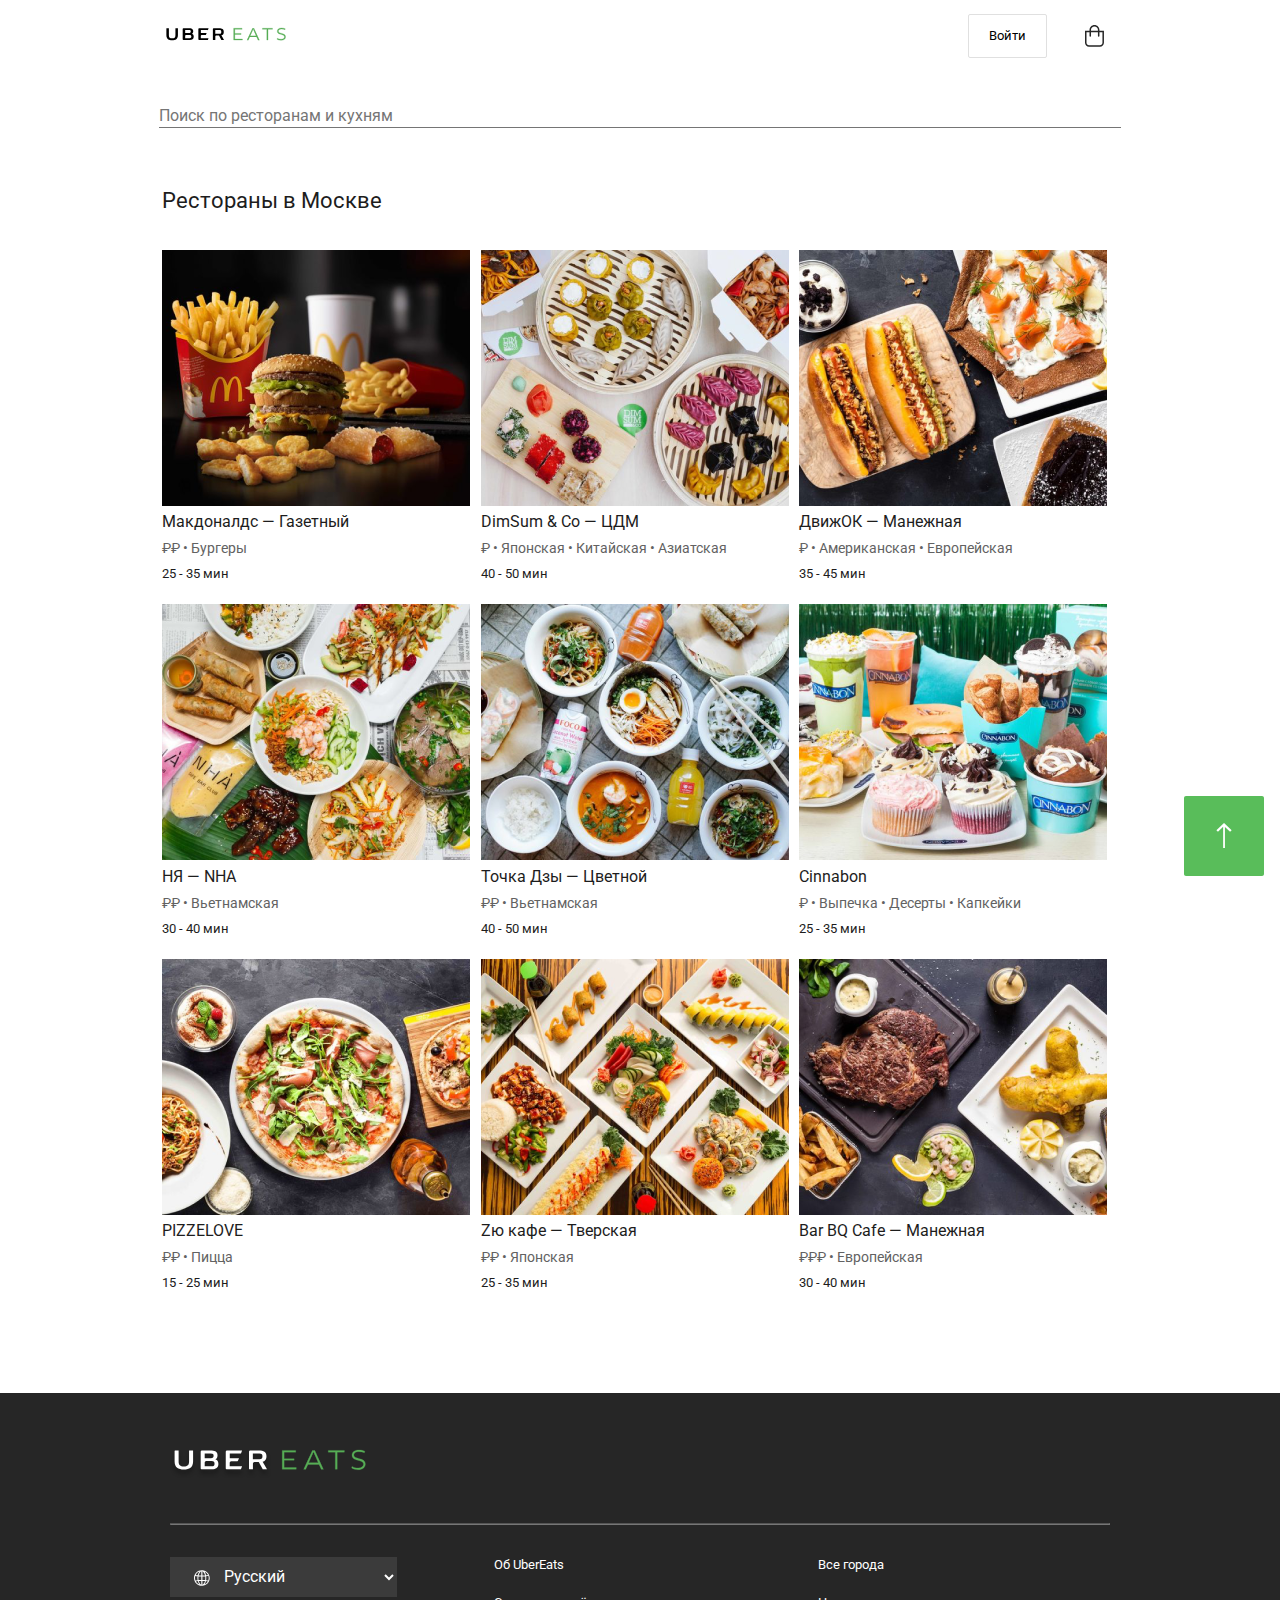
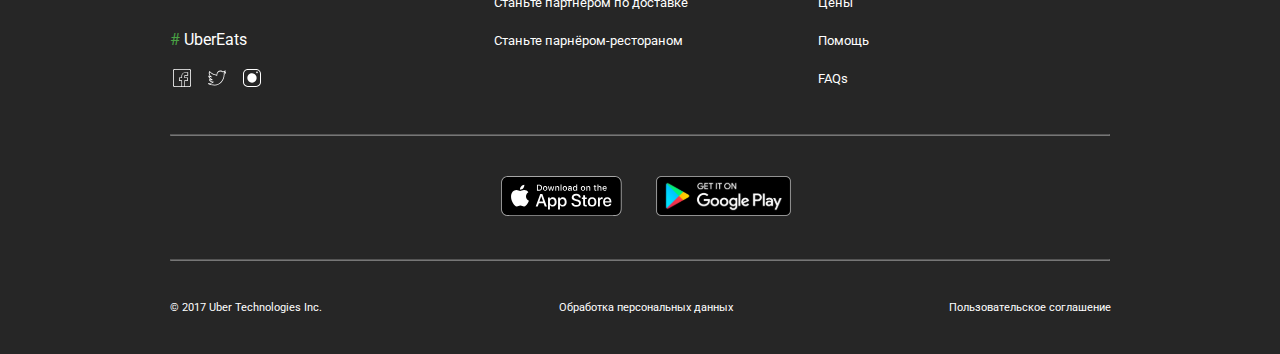
<file: uber/index.html>
<!DOCTYPE html>
<html lang="en">
<head>
    <meta charset="UTF-8">
    <meta http-equiv="X-UA-Compatible" content="IE=edge">
    <meta name="viewport" content="width=device-width, initial-scale=1.0, minimum-scale=1.0, maximum-scale=1.0">
    <link rel="stylesheet" href="css\style2.css">
    <link rel="stylesheet" href="normalize.css">

    <link rel="stylesheet" href="css\flexboxgrid.css">
    <link href="https://fonts.googleapis.com/css2?family=Roboto:wght@100;300;400;500&display=swap"
     rel="stylesheet">
    <title>Uber Eats</title>

</head>
<body>
    <header>
        <div class="container">
            <div class="row between-xs midle-xs">
                <div class="mainlogo col-xs-4 col-md-2 col-lg-2 start-xs start-md start-lg">
                    <a href="#"> 
                        <img src="images\logo.svg" alt="ubereatslogo"> 
                    </a>
                </div>

                <div class="nav_button end-xs col-xs-4 col-md-3 col-lg-2">
                    <button type="button">Войти</button>
                    <img class="basket" src="images\basket.svg" alt="basket">
                </div>
            </div>
        </div>
    </header>

    <main>
        <div class="search_box">
           
        <form class= "search_txt">
            <input type="text" class="area-search" placeholder="Поиск по ресторанам и кухням">
        </form>
        
         </div>
         
         <section class="restaurants">
            <h2 class="h__restinmsc center-xs center-sm start-md start-lg">Рестораны в Москве</h2>
                    <div class="row">
                        <div class="card col-xs-12 col-sm-6 col-md-4 col-lg-4">
                                <div class="img__cover">
                                    <img class="img__card" src="images\mac.png" alt="Macdonald">
                                </div>
                            <a href="rest.html" class="a__rest">
                                <div class="name__rest">Макдоналдс — Газетный</div>
                                <div class="description__rest">₽₽ • Бургеры</div>
                                <div class="time__rest">25 - 35 мин</div>
                            </a>
                            
                        </div>
                        <div class="card col-xs-12 col-sm-6 col-md-4 col-lg-4">
                            <div class="img__cover">
                                <img class="img__card" src="images\dim.png" alt="Dimsum">
                            </div>
                            <a href="rest.html" class="a__rest">
                                <div class="name__rest">DimSum & Co — ЦДМ</div>
                                <div class="description__rest">₽ • Японская • Китайская • Азиатская</div>
                                <div class="time__rest">40 - 50 мин</div>
                            </a>
                        </div>
                        <div class="card col-xs-12 col-sm-6 col-md-4 col-lg-4">
                            <div class="img__cover">
                                <img class="img__card" src="images\dvizh.png" alt="Dvizh">
                            </div>
                            <a href="rest.html" class="a__rest">
                                <div class="name__rest">ДвижОК — Манежная</div>
                                <div class="description__rest">₽ • Американская • Европейская</div>
                                <div class="time__rest">35 - 45 мин</div>
                            </a>
                        </div>
                        <div class="card col-xs-12 col-sm-6 col-md-4 col-lg-4">
                            <div class="img__cover">
                                <img class="img__card" src="images\ny.png" alt="Ny">
                            </div>
                            <a href="rest.html" class="a__rest">
                                <div class="name__rest">НЯ — NHA</div>
                                <div class="description__rest">₽₽ • Вьетнамская</div>
                                <div class="time__rest">30 - 40 мин</div>
                            </a>
                        </div>
                        <div class="card col-xs-12 col-sm-6 col-md-4 col-lg-4">
                            <div class="img__cover">
                                <img class="img__card" src="images\tochka.png" alt="Tochka">
                            </div>
                            <a href="rest.html" class="a__rest">
                                <div class="name__rest">Точка Дзы — Цветной</div>
                                <div class="description__rest">₽₽ • Вьетнамская</div>
                                <div class="time__rest">40 - 50 мин</div>
                            </a>
                        </div>
                        <div class="card col-xs-12 col-sm-6 col-md-4 col-lg-4">
                            <div class="img__cover">
                                <img class="img__card" src="images\cin.png" alt="Cinnabon">
                            </div>
                            <a href="rest.html" class="a__rest">
                                <div class="name__rest">Cinnabon</div>
                                <div class="description__rest">₽ • Выпечка • Десерты • Капкейки</div>
                                <div class="time__rest">25 - 35 мин</div>
                            </a>
                        </div>
                        <div class="card col-xs-12 col-sm-6 col-md-4 col-lg-4">
                            <div class="img__cover">
                                <img class="img__card" src="images\pizza.png" alt="Pizzalove">
                            </div>
                            <a href="rest.html" class="a__rest">
                                <div class="name__rest">PIZZELOVE</div>
                                <div class="description__rest">₽₽ • Пицца</div>
                                <div class="time__rest">15 - 25 мин</div>
                            </a>
                        </div>
                        <div class="card col-xs-12 col-sm-6 col-md-4 col-lg-4">
                            <div class="img__cover">
                                <img class="img__card" src="images\zu.png" alt="Zucafe">
                            </div>
                            <a href="rest.html" class="a__rest">
                                <div class="name__rest">Zю кафе — Тверская</div>
                                <div class="description__rest">₽₽ • Японская</div>
                                <div class="time__rest">25 - 35 мин</div>
                            </a>
                        </div>
                        <div class="card col-xs-12 col-sm-6 col-md-4 col-lg-4">
                            <div class="img__cover">
                                <img class="img__card" src="images\bar.png" alt="Bar">
                            </div>
                            <a href="rest.html" class="a__rest">
                                <div class="name__rest">Bar BQ Cafe — Манежная</div>
                                <div class="description__rest">₽₽₽ • Европейская</div>
                                <div class="time__rest">30 - 40 мин</div>
                            </a>
                        </div>
                    </div>
                                            
                     
                </div>
         </section>
    </main>

    <footer>
        <div class="container">
            <div class="footerlogo start-xs col-xs-8 col-md-4 col-lg-3">
                 <img src="images\white-logo.svg" alt="ubereatsfooter">
            </div>

            <hr>

            <div class="row">
                <div class="first col-xs-12 col-md-4 col-lg-4">
                    <div class="language-botton">
                        <img class="logoworld" src="images\world.svg" alt="logoworld">
                   
                        <select name="language" id="select_lang">
                            <option value="russian">Русский</option>
                            <option value="english">English</option>
                        </select>
                    </div>
                    <div class="media">
                        <p>
                            <span style="color: #49A144;">#</span>
                            UberEats
                        </p>
                        <div class="linksmedia">
                            <a href="#">
                                <img src="images\facebook.svg" alt="facebook">
                            </a>
                            <a href="#">
                                <img src="images\twitter.svg" alt="twitter">
                            </a>
                            <a href="#">
                                <img src="images\instagram.svg" alt="instagram">
                            </a>
                        </div>
                    </div>
                </div>
                
                <div class="second first col-xs-12 col-md-4 col-lg-4">
                    <a href="#"><p>Об UberEats</p></a>
                    <a href="#"><p>Станьте партнёром по доставке</p></a>
                    <a href="#"><p>Станьте парнёром-рестораном</p></a>
                </div>

                <div class="third first col-xs-12 col-md-4 col-lg-4">
                    <a href="#"><p>Все города</p></a>
                    <a href="#"><p>Цены</p></a>
                    <a href="#"><p>Помощь</p></a>
                    <a href="#"><p>FAQs</p></a>
                </div>
            </div>

            <hr>

            <div class="app center-xs ">
                <a href="#" class="col-xs-5 col-md-3 col-lg-2">
                    <img src="images\apple.svg" alt="appstore">
                </a>
                <a href="#" class="col-xs-5 col-md-3 col-lg-2">
                    <img src="images\android.svg" alt="googleplay">
                </a>
            </div>

            <hr>



        <section class="foot">
            <div class="container">
                <div class="row">
                    
                <a href="#" class="personaldate col-xs-12 col-md-4 col-lg-4">
                    <p>© 2017 Uber Technologies Inc.</p>
                </a>
                <a href="#" class="personaldate col-xs-12 col-md-4 col-lg-4">
                    <p>Обработка персональных данных</p>
                </a>
                <a href="#" class="personaldate col-xs-12 col-md-4 col-lg-4">
                    <p>Пользовательское соглашение</p>
                </a>
            
                </div>
            </div>
        </section>


        </div>
    </footer>
    <div class="back_to_top">
        <a href="#">
            <img class="imgupbtn" src="images\btn-up.svg" alt="upbtn">
        </a>
    </div>
</body>
</html>
</file>
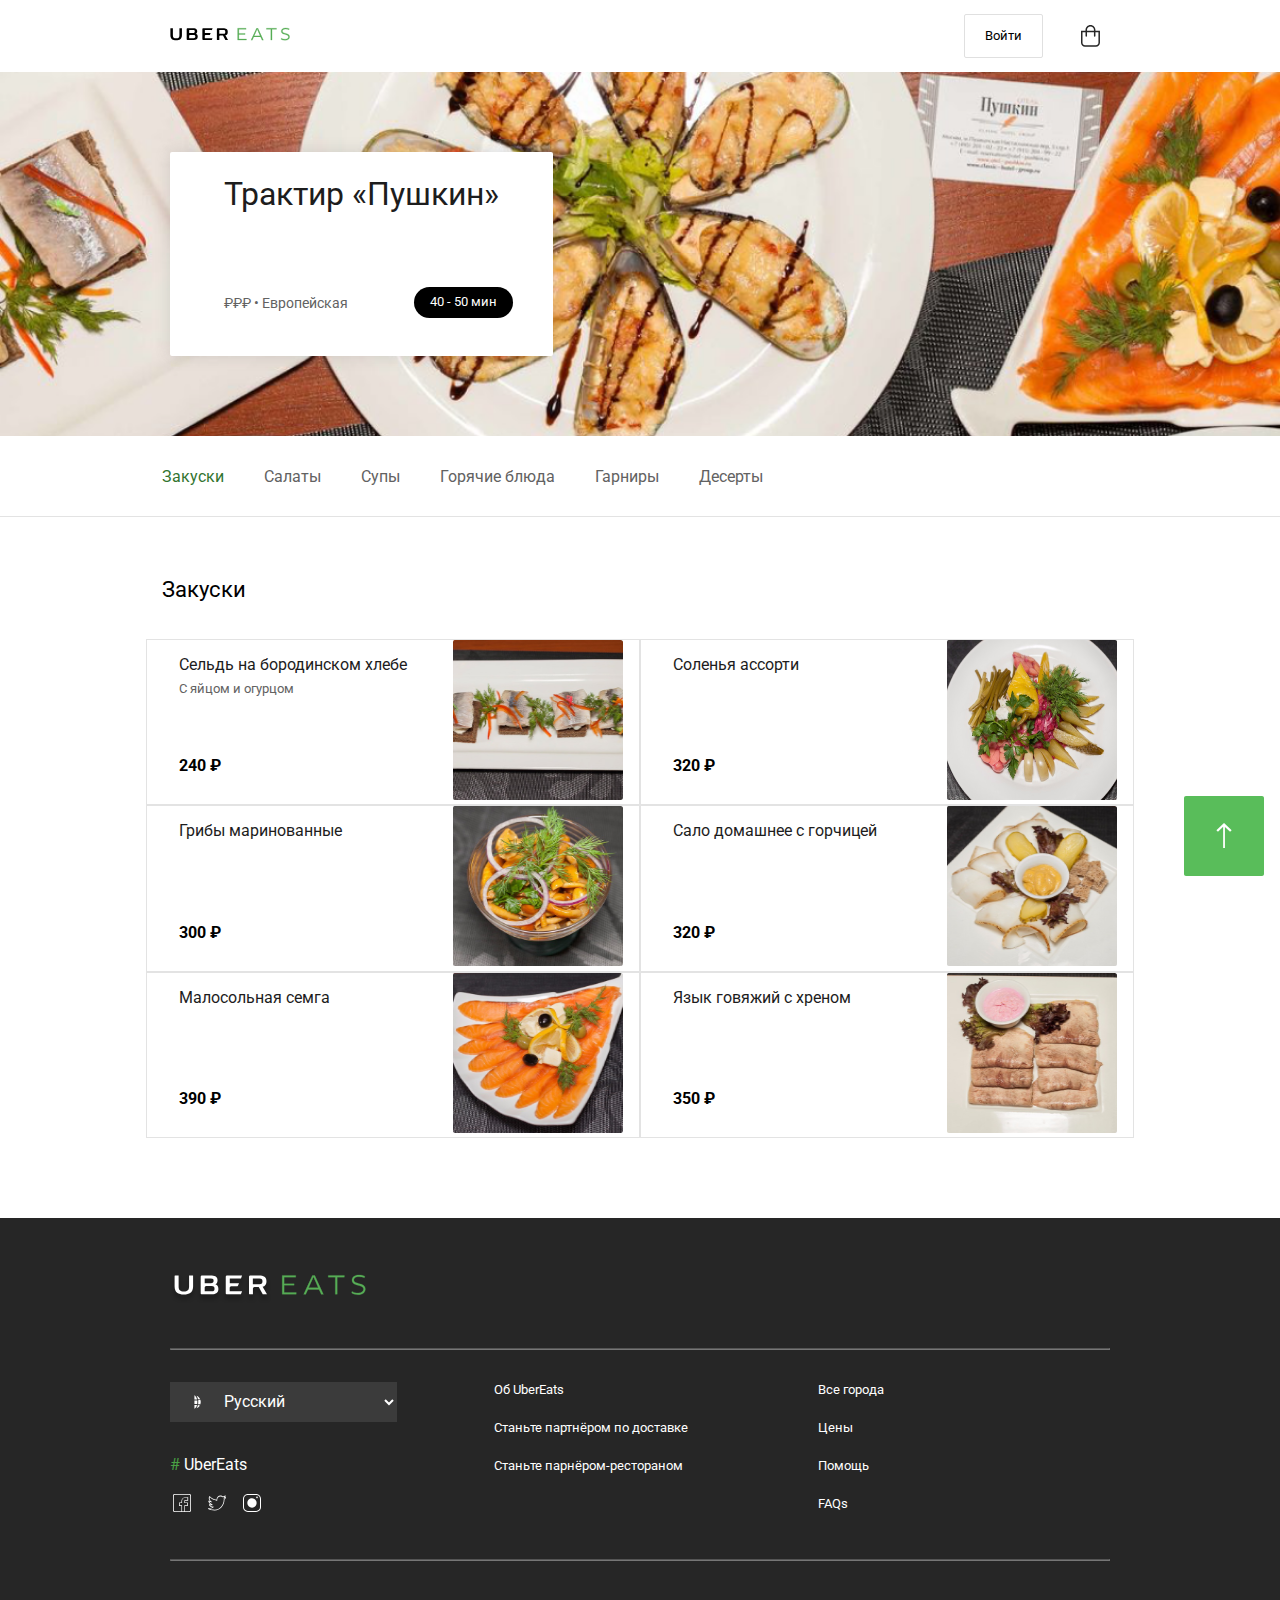
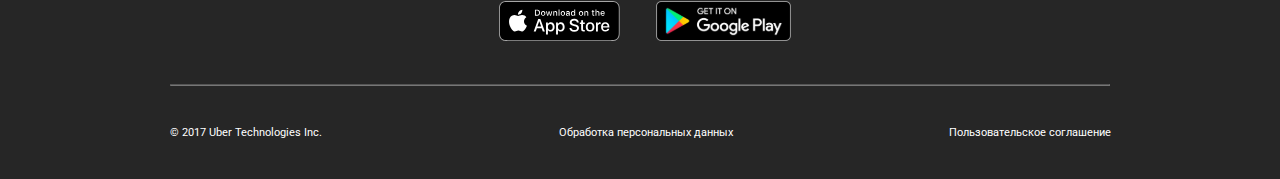
<file: uber/rest.html>
<!DOCTYPE html>
<html lang="en">
<head>
    <meta charset="UTF-8">
    <meta http-equiv="X-UA-Compatible" content="IE=edge">
    <meta name="viewport" content="width=device-width, initial-scale=1.0, minimum-scale=1.0, maximum-scale=1.0">
    <link href="https://fonts.googleapis.com/css2?family=Roboto:wght@100;300;400;500&display=swap" rel="stylesheet">
    
    <link rel="stylesheet" href="rest.css\reststyle2.css">
    <link rel="stylesheet" href="css\flexboxgrid.css">
    <link rel="stylesheet" href="normalize.css">
    <title>Restaurant</title>
</head>
<body>
    <header>
        <div class="container">
            <div class="row between-xs midle-xs">
                <div class="mainlogo col-xs-4 col-md-2 col-lg-2 start-xs start-md start-lg">
                    <a href="#"> 
                        <img src="images\logo.svg" alt="ubereatslogo"> 
                    </a>
                </div>

                <div class="nav_button end-xs col-xs-4 col-md-3 col-lg-2">
                    <button type="button">Войти</button>
                    <img class="basket" src="images\basket.svg" alt="basket">
                </div>
            </div>
        </div>
    </header>
    
    <main>
        <section class="traktir">
            <div class="container">
                <div class="white-box col-xs-12 col-md-7 col-lg-5">
                    <h1 class="name-box">Трактир «Пушкин»</h1>
                    <div class="info-rest">
                        <p class="type-rest">₽₽₽ • Европейская</p>
                        <p class="time-rest">40 - 50 мин</p>
                    </div>
                    
            
                </div>
                
            </div>
        </section>
        
        <section class="navigation">
            <div class="container">
                <div class="row">
                    <a href="#">Закуски</a>
                    <a href="#">Салаты</a>
                    <a href="#">Супы</a>
                    <a href="#">Горячие блюда</a>
                    <a href="#">Гарниры</a>
                    <a href="#">Десерты</a>
                </div>
            </div>
        </section>
    
        <section class="snacks">
            <h2>Закуски</h2>
        
                
                <div class="row">
                    <div class="card-snack col-xs-12 col-md-12 col-lg-6">
                        <div class="text-card">
                            <h3>Сельдь на бородинском хлебе</h3>
                            <p class="text-description">С яйцом и огурцом</p>
                        
                            <p class="price_1"><b>240 ₽</b></p>
                        </div>
                        <div class="img-card">
                            <img src="images_rest\sel,d.png" alt="img1">
                        </div>
                    </div>
    
                    <div class="card-snack col-xs-12 col-md-12 col-lg-6">
                        <div class="text-card">
                            <h3>Соленья ассорти</h3>
                        
                            <p class="price"><b>320 ₽</b></p>
                        </div>
                        <div class="img-card">
                            <img src="images_rest\assorti.png" alt="img2">
                        </div>
                    </div>
    
                    <div class="card-snack col-xs-12 col-md-12 col-lg-6">
                        <div class="text-card">
                            <h3>Грибы маринованные</h3>
                        
                            <p class="price"><b>300 ₽</b></p>
                        </div>
                        <div class="img-card">
                            <img src="images_rest\gryb.png" alt="img3">
                        </div>
                    </div>
    
                    <div class="card-snack col-xs-12 col-md-12 col-lg-6">
                        <div class="text-card">
                            <h3>Сало домашнее с горчицей</h3>
                        
                            <p class="price"><b>320 ₽</b></p>
                        </div>
                        <div class="img-card">
                            <img src="images_rest\salo.png" alt="img4">
                        </div>
                    </div>
    
                    <div class="card-snack col-xs-12 col-md-12 col-lg-6">
                        <div class="text-card">
                            <h3>Малосольная семга</h3>
                        
                            <p class="price"><b>390 ₽</b></p>
                        </div>
                        <div class="img-card">
                            <img src="images_rest\semga.png" alt="img5">
                        </div>
                    </div>
    
                    <div class="card-snack col-xs-12 col-md-12 col-lg-6">
                        <div class="text-card">
                            <h3>Язык говяжий с хреном</h3>
                        
                            <p class="price"><b>350 ₽</b></p>
                        </div>
                        <div class="img-card">
                            <img src="images_rest\beef.png" alt="img6">
                        </div>
                    </div>
    
                </div>
            </div>
        </section>
    </main>

    <footer>
        <div class="container">
            <div class="footerlogo start-xs col-xs-8 col-md-4 col-lg-3">
                 <img src="images\white-logo.svg" alt="ubereatsfooter">
            </div>

            <hr>

            <div class="row">
                <div class="first col-xs-12 col-md-4 col-xl-4">
                    <div class="language-botton">
                        <img class="logoworld" src="images_rest\world.svg" alt="logoworld">
                   
                        <select name="language" id="select_lang">
                            <option value="russian">Русский</option>
                            <option value="english">English</option>
                        </select>
                    </div>
                    <div class="media">
                        <p>
                            <span style="color: #49A144;">#</span>
                            UberEats
                        </p>
                        <div class="linksmedia">
                            <a href="#">
                                <img src="images\facebook.svg" alt="facebook">
                            </a>
                            <a href="#">
                                <img src="images\twitter.svg" alt="twitter">
                            </a>
                            <a href="#">
                                <img src="images\instagram.svg" alt="instagram">
                            </a>
                        </div>
                    </div>
                </div>
                
                <div class="second col-xs-12 col-md-4 col-xl-4">
                    <a href="#"><p>Об UberEats</p></a>
                    <a href="#"><p>Станьте партнёром по доставке</p></a>
                    <a href="#"><p>Станьте парнёром-рестораном</p></a>
                </div>

                <div class="third col-xs-12 col-md-4 col-xl-4">
                    <a href="#"><p>Все города</p></a>
                    <a href="#"><p>Цены</p></a>
                    <a href="#"><p>Помощь</p></a>
                    <a href="#"><p>FAQs</p></a>
                </div>
            </div>

            <hr>

            <div class="app">
                <a href="#" class="col-xs-5 col-md-3 col-lg-2">
                    <img src="images\apple.svg" alt="appstore">
                </a>
                <a href="#" class="col-xs-5 col-md-3 col-lg-2">
                    <img src="images\android.svg" alt="googleplay">
                </a>
            </div>

            <hr>



        <section class="foot">
            <div class="container">
                <div class="row">
                  
                        <a href="#" class="personaldate col-xs-12 col-md-4 col-lg-4">
                            <p>© 2017 Uber Technologies Inc.</p>
                        </a>
                        <a href="#" class="personaldate col-xs-12 col-md-4 col-lg-4">
                            <p>Обработка персональных данных</p>
                        </a>
                        <a href="#" class="personaldate col-xs-12 col-md-4 col-lg-4">
                            <p>Пользовательское соглашение</p>
                        </a>
                    
                </div>
            </div>
        </section>


        </div>
    </footer>

    <div class="back_to_top">
        <a href="#">
            <img class="imgupbtn" src="images\btn-up.svg" alt="upbtn">
        </a>
    </div>
</body>
</html>
</file>
